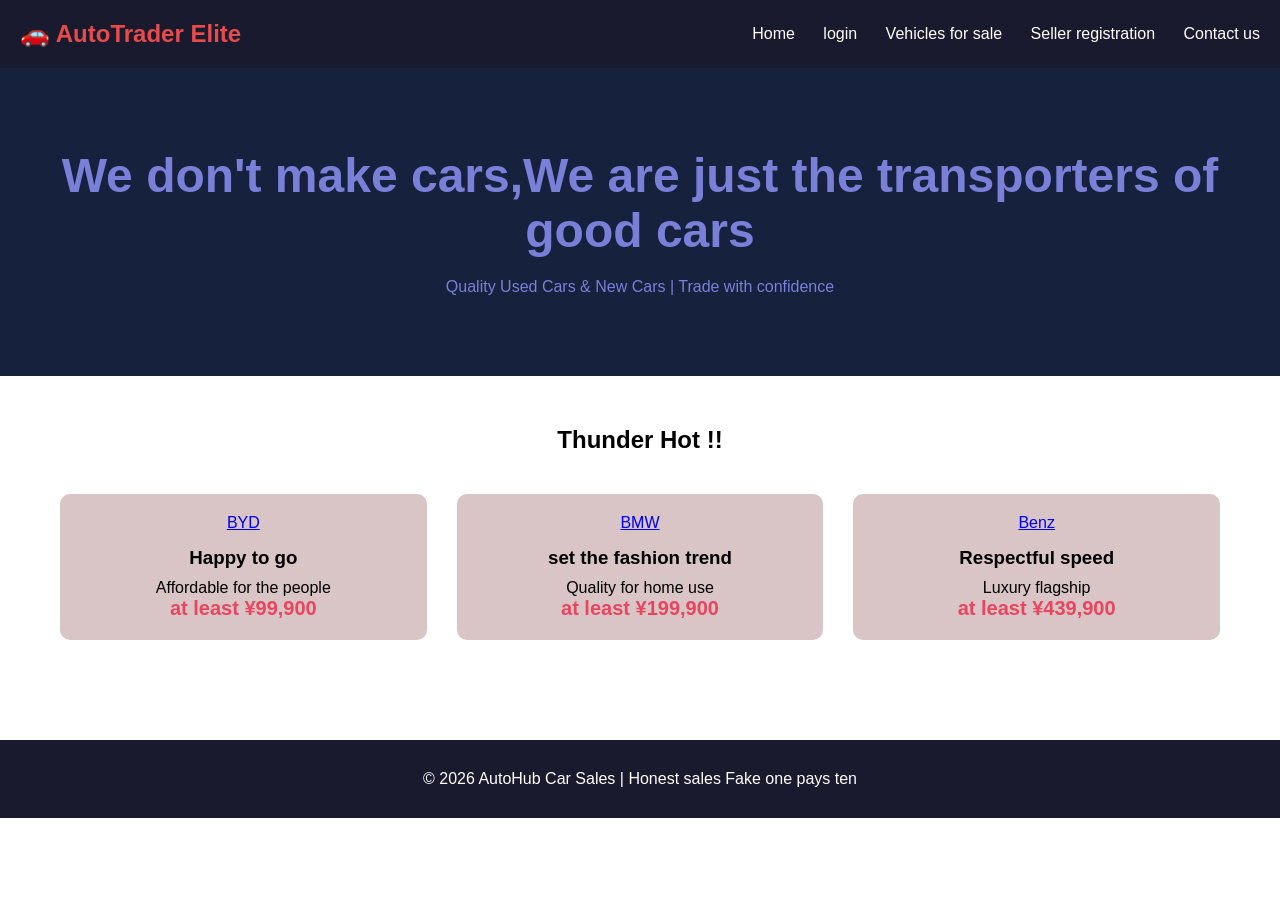
<file: index.html>
<!DOCTYPE html>
<html>
<head>
    <title>路霸汽车 - 汽车销售</title>
    <style>
        * {
            margin: 0;
            padding: 0;
            box-sizing: border-box;
        }
        
        body {
            font-family: Arial, sans-serif;
        }
        
        /* 导航栏 */
        header {
            background-color: #1a1a2e;
            color: rgb(230, 76, 76);
            padding: 20px;
            display: flex;
            justify-content: space-between;
            align-items: center;
        }
        
        .logo {
            font-size: 24px;
            font-weight: bold;
        }
        
        nav a {
            color: rgb(255, 255, 255);
            text-decoration: none;
            margin-left: 24px;
        }
        
        /* 大图区域 */
        .hero {
            background-color: #16213e;
            color: rgb(122, 127, 215);
            text-align: center;
            padding: 80px 20px;
        }
        
        .hero h1 {
            font-size: 48px;
            margin-bottom: 20px;
        }
        
        /* 推荐车辆 */
        .cars-section {
            padding: 50px 20px;
            max-width: 1200px;
            margin: 0 auto;
        }
        
        .cars-section h2 {
            text-align: center;
            margin-bottom: 40px;
        }
        
        .car-grid {
            display: grid;
            grid-template-columns: repeat(3, 1fr);
            gap: 30px;
        }
        
        .car-card {
            background-color: #d9c5c5;
            border-radius: 10px;
            padding: 20px;
            text-align: center;
        }
        
        .car-card img {
            width: 100%;
            border-radius: 8px;
        }
        
        .car-card h3 {
            margin: 15px 0 10px;
        }
        
        .price {
            color: #e94560;
            font-size: 20px;
            font-weight: bold;
        }
        
        /* 页脚 */
        footer {
            background-color: #1a1a2e;
            color: white;
            text-align: center;
            padding: 30px;
            margin-top: 50px;
        }
        
        /* 平板适配 */
        @media (max-width: 768px) {
            .car-grid {
                grid-template-columns: repeat(2, 1fr);
            }
        }
        
        /* 手机适配 */
        @media (max-width: 500px) {
            .car-grid {
                grid-template-columns: 1fr;
            }
            
            header {
                flex-direction: column;
                gap: 15px;
            }
        }
    </style>
</head>
<body>

<header>
    <div class="logo">🚗 AutoTrader Elite</div>
    <nav>
        <a href=" ">Home</a >
        <a href="https://Gao123-a.github.io/QHE4103Homework/login(gai).html">login</a >    
        <a href="https://gao123-a.github.io/QHE4103Homework/search(gai).html">Vehicles for sale </a >
        <a href="register.html">Seller registration</a >
        <a href="#"> Contact us</a >
    </nav>
</header>

<section class="hero">
    <h1>We don't make cars,We are just the transporters of good cars</h1>
    <p>Quality Used Cars & New Cars | Trade with confidence</p >
</section>

<section class="cars-section">
    <h2>Thunder Hot !!</h2>
    <div class="car-grid">
        <div class="car-card">
            <a href="carBYD.html">BYD</a >
            <h3>Happy to go</h3>
            <p>Affordable for the people</p >
            <div class="price">at least ¥99,900</div>
        </div>
        <div class="car-card">
            <a href="carBMW.html">BMW</a >
            <h3>set the fashion trend</h3>
            <p>Quality for home use</p >
            <div class="price">at least ¥199,900</div>
        </div>
        <div class="car-card">
            <a href="carBenz.html">Benz</a >
            <h3>Respectful speed</h3>
            <p>Luxury flagship</p >
            <div class="price">at least ¥439,900</div>
        </div>
    </div>
</section>

<footer>
    <p>&copy; 2026 AutoHub  Car Sales | Honest sales Fake one pays ten</p >
</footer>

</body>
</html>
</file>
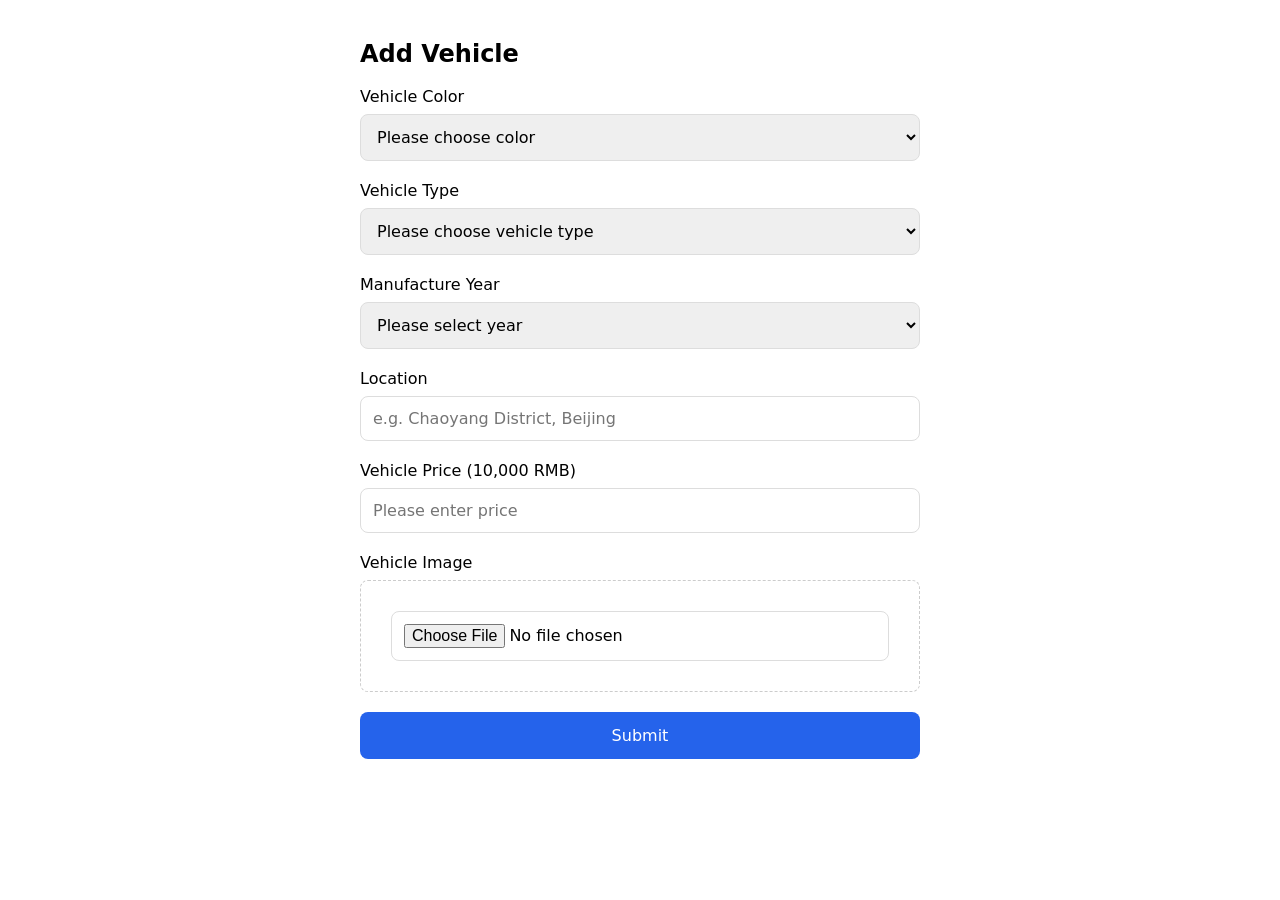
<file: Add Vehicle.html>
<!DOCTYPE html>
<html lang="en">
<head>
<meta charset="UTF-8">
<title>Add Vehicle</title>
<style>
  * {
     box-sizing: border-box;
    margin: 0;
    padding: 0;
    font-family: system-ui, -apple-system, sans-serif;
  }
   .main-box {
    max-width: 600px;
    margin: 40px auto;
    padding: 0 20px;}
  .form-group {
    margin-bottom: 20px;
  }
  .form-group label {
    display: block;
    margin-bottom: 8px;
    font-weight: 500;}
  input, select {
    width: 100%;
    padding: 12px;
    border: 1px solid #ddd;
    border-radius: 8px;
    font-size: 16px;
  }
  .img-area {
    border: 1px dashed #ccc;
    padding: 30px;
    text-align: center;
     border-radius: 8px;
    cursor: pointer;
  }
  .submit-btn {
    background: #2563eb;
     color: #fff;
    padding: 14px 20px;
     border: none;
    border-radius: 8px;
     width: 100%;
    font-size: 16px;
  }
</style>
</head>
<body>
<div class="main-box">
  <h2>Add Vehicle</h2>
  <br>

  <form method="post" enctype="multipart/form-data">
    <div class="form-group">
      <label>Vehicle Color</label>
      <select name="color" required>
        <option value="">Please choose color</option>
      <option value="white">White</option>
       <option value="black">Black</option>
        <option value="silver">Silver</option>
        <option value="gray">Gray</option>
        <option value="red">Red</option>
        <option value="blue">Blue</option>
      </select>
    </div>

    <div class="form-group">
      <label>Vehicle Type</label>
      <select name="car_type" required>
        <option value="">Please choose vehicle type</option>
      <option value="sedan">Sedan</option>
       <option value="suv">SUV</option>
        <option value="mpv">MPV</option>
        <option value="sports">Sports Car</option>
        <option value="van">Van</option>
      </select>
    </div>

    <div class="form-group">
      <label>Manufacture Year</label>
      <select name="year" required>
        <option value="">Please select year</option>
        <option value="2025">2025</option>
        <option value="2024">2024</option>
        <option value="2023">2023</option>
        <option value="2022">2022</option>
        <option value="2021">2021</option>
        <option value="2020">2020</option>
        <option value="2019">2019</option>
        <option value="2018">2018</option>
        <option value="2017">2017</option>
        <option value="2016">2016</option>
        <option value="2015">2015</option>
      </select>
    </div>

    <div class="form-group">
      <label>Location</label>
      <input type="text" name="location" placeholder="e.g. Chaoyang District, Beijing" required>
    </div>

    <div class="form-group">
      <label>Vehicle Price (10,000 RMB)</label>
      <input type="number" step="0.01" name="price" placeholder="Please enter price" required>
    </div>

    <div class="form-group">
      <label>Vehicle Image</label>
      <div class="img-area">
        <input type="file" name="car_image" accept="image/*" required>
      </div>
    </div>

   <button class="submit-btn" type="submit">Submit</button>
  </form>
</div>
</body>
</html>
</file>
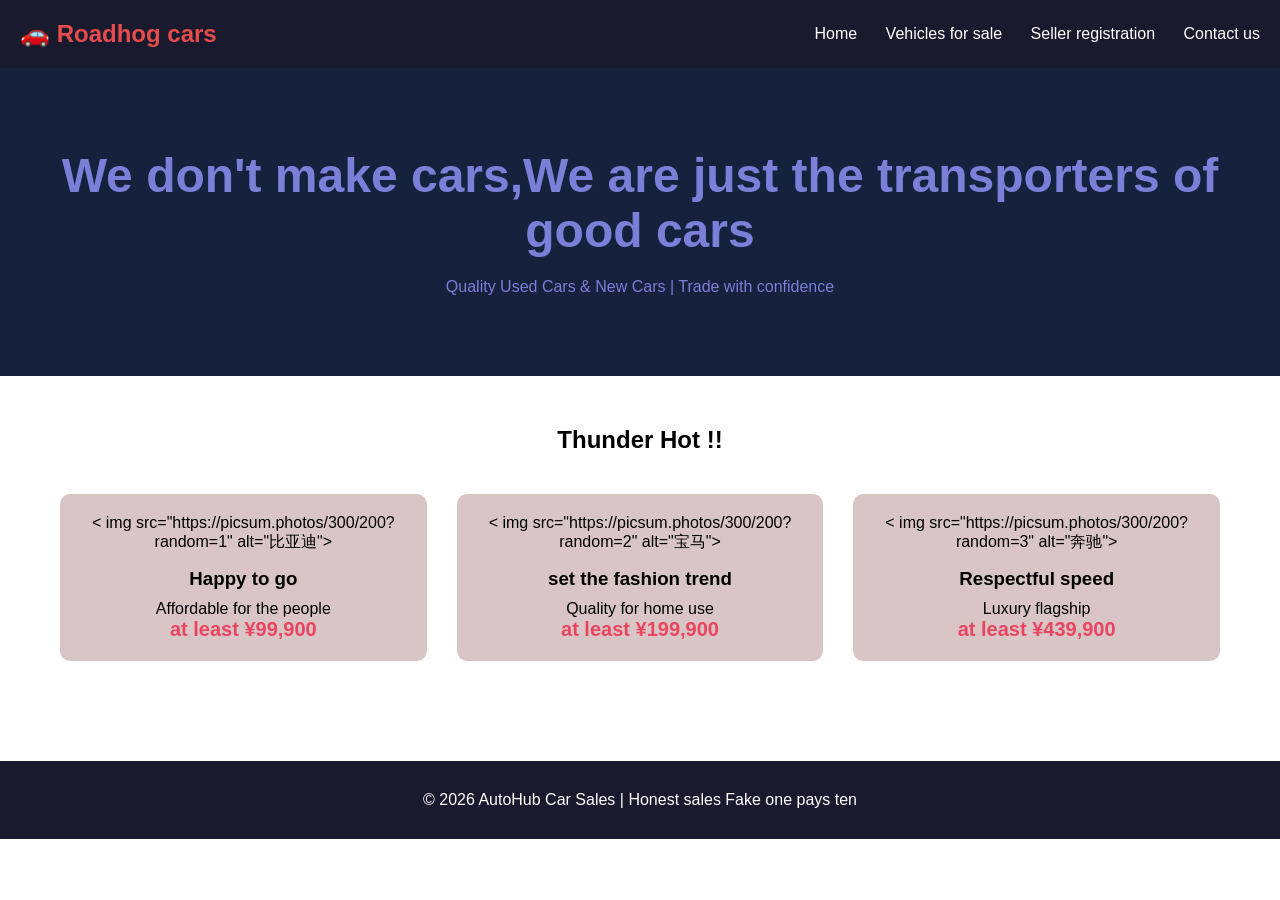
<file: main page code.html>
<!DOCTYPE html>
<html>
<head>
    <title>路霸汽车 - 汽车销售</title>
    <style>
        * {
            margin: 0;
            padding: 0;
            box-sizing: border-box;
        }
        
        body {
            font-family: Arial, sans-serif;
        }
        
        /* 导航栏 */
        header {
            background-color: #1a1a2e;
            color: rgb(230, 76, 76);
            padding: 20px;
            display: flex;
            justify-content: space-between;
            align-items: center;
        }
        
        .logo {
            font-size: 24px;
            font-weight: bold;
        }
        
        nav a {
            color: rgb(255, 255, 255);
            text-decoration: none;
            margin-left: 24px;
        }
        
        /* 大图区域 */
        .hero {
            background-color: #16213e;
            color: rgb(122, 127, 215);
            text-align: center;
            padding: 80px 20px;
        }
        
        .hero h1 {
            font-size: 48px;
            margin-bottom: 20px;
        }
        
        /* 推荐车辆 */
        .cars-section {
            padding: 50px 20px;
            max-width: 1200px;
            margin: 0 auto;
        }
        
        .cars-section h2 {
            text-align: center;
            margin-bottom: 40px;
        }
        
        .car-grid {
            display: grid;
            grid-template-columns: repeat(3, 1fr);
            gap: 30px;
        }
        
        .car-card {
            background-color: #d9c5c5;
            border-radius: 10px;
            padding: 20px;
            text-align: center;
        }
        
        .car-card img {
            width: 100%;
            border-radius: 8px;
        }
        
        .car-card h3 {
            margin: 15px 0 10px;
        }
        
        .price {
            color: #e94560;
            font-size: 20px;
            font-weight: bold;
        }
        
        /* 页脚 */
        footer {
            background-color: #1a1a2e;
            color: white;
            text-align: center;
            padding: 30px;
            margin-top: 50px;
        }
        
        /* 平板适配 */
        @media (max-width: 768px) {
            .car-grid {
                grid-template-columns: repeat(2, 1fr);
            }
        }
        
        /* 手机适配 */
        @media (max-width: 500px) {
            .car-grid {
                grid-template-columns: 1fr;
            }
            
            header {
                flex-direction: column;
                gap: 15px;
            }
        }
    </style>
</head>
<body>

<header>
    <div class="logo">🚗  Roadhog cars</div>
    <nav>
        <a href=" ">Home</a >
        <a href="#">Vehicles for sale </a >
        <a href="register.html">Seller registration</a >
        <a href="#"> Contact us</a >
    </nav>
</header>

<section class="hero">
    <h1>We don't make cars,We are just the transporters of good cars</h1>
    <p>Quality Used Cars & New Cars | Trade with confidence</p >
</section>

<section class="cars-section">
    <h2>Thunder Hot !!</h2>
    <div class="car-grid">
        <div class="car-card">
            < img src="https://picsum.photos/300/200?random=1" alt="比亚迪">
            <h3>Happy to go</h3>
            <p>Affordable for the people</p >
            <div class="price">at least ¥99,900</div>
        </div>
        <div class="car-card">
            < img src="https://picsum.photos/300/200?random=2" alt="宝马">
            <h3>set the fashion trend</h3>
            <p>Quality for home use</p >
            <div class="price">at least ¥199,900</div>
        </div>
        <div class="car-card">
            < img src="https://picsum.photos/300/200?random=3" alt="奔驰">
            <h3>Respectful speed</h3>
            <p>Luxury flagship</p >
            <div class="price">at least ¥439,900</div>
        </div>
    </div>
</section>

<footer>
    <p>&copy; 2026 AutoHub  Car Sales | Honest sales Fake one pays ten</p >
</footer>

</body>
</html>
</file>
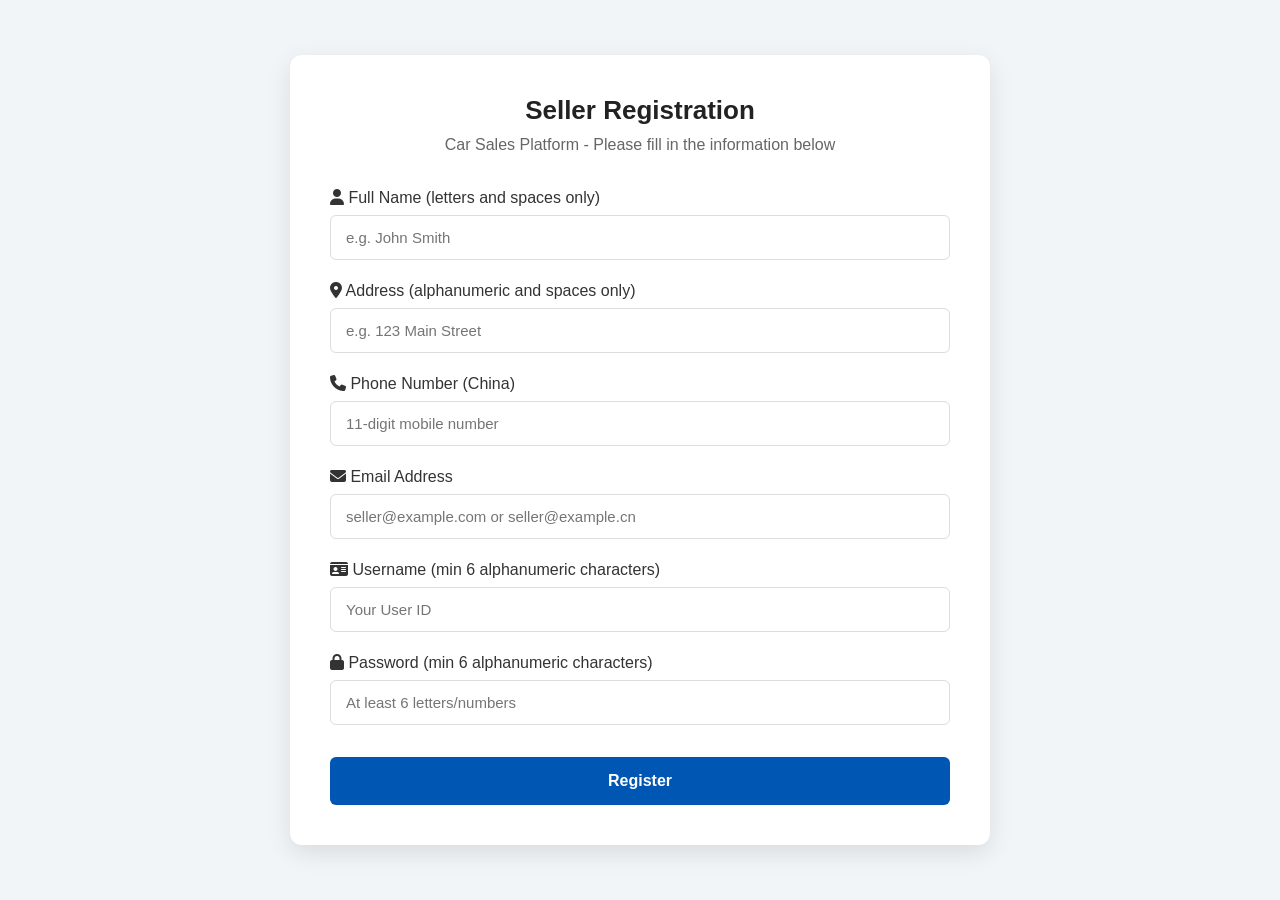
<file: register.html>
<!DOCTYPE html>
<html lang="en">
<head>
    <meta charset="UTF-8">
    <meta name="viewport" content="width=device-width, initial-scale=1.0">
    <title>Seller Registration - Car Sales Platform</title>
    <link rel="stylesheet" href="https://cdnjs.cloudflare.com/ajax/libs/font-awesome/6.4.0/css/all.min.css">
    <style>
        * {
            margin: 0;
            padding: 0;
            box-sizing: border-box;
            font-family: Arial, sans-serif;
        }

        body {
            background-color: #f2f5f8;
            background-image: url('https://picsum.photos/id/1071/1920/1080');
            background-size: cover;
            background-position: center;
            background-attachment: fixed;
            min-height: 100vh;
            display: flex;
            align-items: center;
            justify-content: center;
            padding: 20px;
        }

        .register-box {
            background: white;
            width: 100%;
            max-width: 700px;
            border-radius: 12px;
            box-shadow: 0 8px 24px rgba(0, 0, 0, 0.1);
            padding: 40px;
        }

        .title {
            text-align: center;
            font-size: 26px;
            color: #222;
            margin-bottom: 10px;
        }

        .subtitle {
            text-align: center;
            color: #666;
            margin-bottom: 35px;
        }

        .form-group {
            margin-bottom: 22px;
        }

        .form-group label {
            display: block;
            margin-bottom: 8px;
            color: #333;
            font-weight: 500;
        }

        .form-group input {
            width: 100%;
            padding: 13px 15px;
            border: 1px solid #ddd;
            border-radius: 6px;
            font-size: 15px;
            transition: border 0.3s;
        }

        .form-group input:focus {
            outline: none;
            border-color: #0056b3;
        }

        .error {
            color: #d32f2f;
            font-size: 12px;
            margin-top: 5px;
            display: none;
        }

        .submit-btn {
            width: 100%;
            padding: 15px;
            background-color: #0056b3;
            color: white;
            border: none;
            border-radius: 6px;
            font-size: 16px;
            font-weight: bold;
            cursor: pointer;
            transition: background 0.3s;
            margin-top: 10px;
        }

        .submit-btn:hover {
            background-color: #004494;
        }

        @media (max-width: 768px) {
            .register-box {
                padding: 25px;
            }
        }
    </style>
</head>
<body>

<div class="register-box">
    <h2 class="title">Seller Registration</h2>
    <p class="subtitle">Car Sales Platform - Please fill in the information below</p>

    <form id="sellerForm">
        <!-- a. Name: letters and spaces only -->
        <div class="form-group">
            <label><i class="fas fa-user"></i> Full Name (letters and spaces only)</label>
            <input type="text" id="name" placeholder="e.g. John Smith">
            <div class="error" id="nameErr">Only letters and spaces are allowed.</div>
        </div>

        <!-- b. Address: alphanumeric + spaces -->
        <div class="form-group">
            <label><i class="fas fa-map-marker-alt"></i> Address (alphanumeric and spaces only)</label>
            <input type="text" id="address" placeholder="e.g. 123 Main Street">
            <div class="error" id="addrErr">Only letters, numbers and spaces are allowed.</div>
        </div>

        <!-- c. Phone: Chinese number -->
        <div class="form-group">
            <label><i class="fas fa-phone"></i> Phone Number (China)</label>
            <input type="tel" id="phone" placeholder="11-digit mobile number">
            <div class="error" id="phoneErr">Please enter a valid Chinese phone number.</div>
        </div>

        <!-- d. Email: must have @, end with .cn or .com -->
        <div class="form-group">
            <label><i class="fas fa-envelope"></i> Email Address</label>
            <input type="text" id="email" placeholder="seller@example.com or seller@example.cn">
            <div class="error" id="emailErr">Must include @ and end with .cn or .com</div>
        </div>

        <!-- e. Username: min 6 alphanumeric -->
        <div class="form-group">
            <label><i class="fas fa-id-card"></i> Username (min 6 alphanumeric characters)</label>
            <input type="text" id="username" placeholder="Your User ID">
            <div class="error" id="userErr">Username must be at least 6 alphanumeric characters.</div>
        </div>

        <!-- f. Password: min 6 alphanumeric -->
        <div class="form-group">
            <label><i class="fas fa-lock"></i> Password (min 6 alphanumeric characters)</label>
            <input type="password" id="password" placeholder="At least 6 letters/numbers">
            <div class="error" id="pwdErr">Password must be at least 6 alphanumeric characters.</div>
        </div>

        <button type="submit" class="submit-btn">Register</button>
    </form>
</div>

<script>
    const form = document.getElementById('sellerForm');

    form.addEventListener('submit', function (e) {
        e.preventDefault();
        let valid = true;

        // a. Name: letters and spaces only
        const name = document.getElementById('name').value.trim();
        const nameReg = /^[A-Za-z\s]+$/;
        if (!nameReg.test(name) || name === '') {
            document.getElementById('nameErr').style.display = 'block';
            valid = false;
        } else {
            document.getElementById('nameErr').style.display = 'none';
        }

        // b. Address: alphanumeric + spaces
        const addr = document.getElementById('address').value.trim();
        const addrReg = /^[A-Za-z0-9\s]+$/;
        if (!addrReg.test(addr) || addr === '') {
            document.getElementById('addrErr').style.display = 'block';
            valid = false;
        } else {
            document.getElementById('addrErr').style.display = 'none';
        }

        // c. Chinese phone number
        const phone = document.getElementById('phone').value.trim();
        const phoneReg = /^1[3-9]\d{9}$/;
        if (!phoneReg.test(phone)) {
            document.getElementById('phoneErr').style.display = 'block';
            valid = false;
        } else {
            document.getElementById('phoneErr').style.display = 'none';
        }

        // d. Email: @ and .cn / .com
        const email = document.getElementById('email').value.trim();
        const emailReg = /^[^\s@]+@[^\s@]+\.(cn|com)$/;
        if (!emailReg.test(email)) {
            document.getElementById('emailErr').style.display = 'block';
            valid = false;
        } else {
            document.getElementById('emailErr').style.display = 'none';
        }

        // e. Username min 6 alphanumeric
        const user = document.getElementById('username').value.trim();
        const userReg = /^[A-Za-z0-9]{6,}$/;
        if (!userReg.test(user)) {
            document.getElementById('userErr').style.display = 'block';
            valid = false;
        } else {
            document.getElementById('userErr').style.display = 'none';
        }

        // f. Password min 6 alphanumeric
        const pwd = document.getElementById('password').value.trim();
        const pwdReg = /^[A-Za-z0-9]{6,}$/;
        if (!pwdReg.test(pwd)) {
            document.getElementById('pwdErr').style.display = 'block';
            valid = false;
        } else {
            document.getElementById('pwdErr').style.display = 'none';
        }

        if (valid) {
            alert("Registration successful!\nYour User ID: " + user);
            form.reset();
            // 注册成功后跳转到登录页（可修改路径）
            window.location.href = "Add Vehicle.html";
        }
    });
</script>
</body>
</html>
</file>
